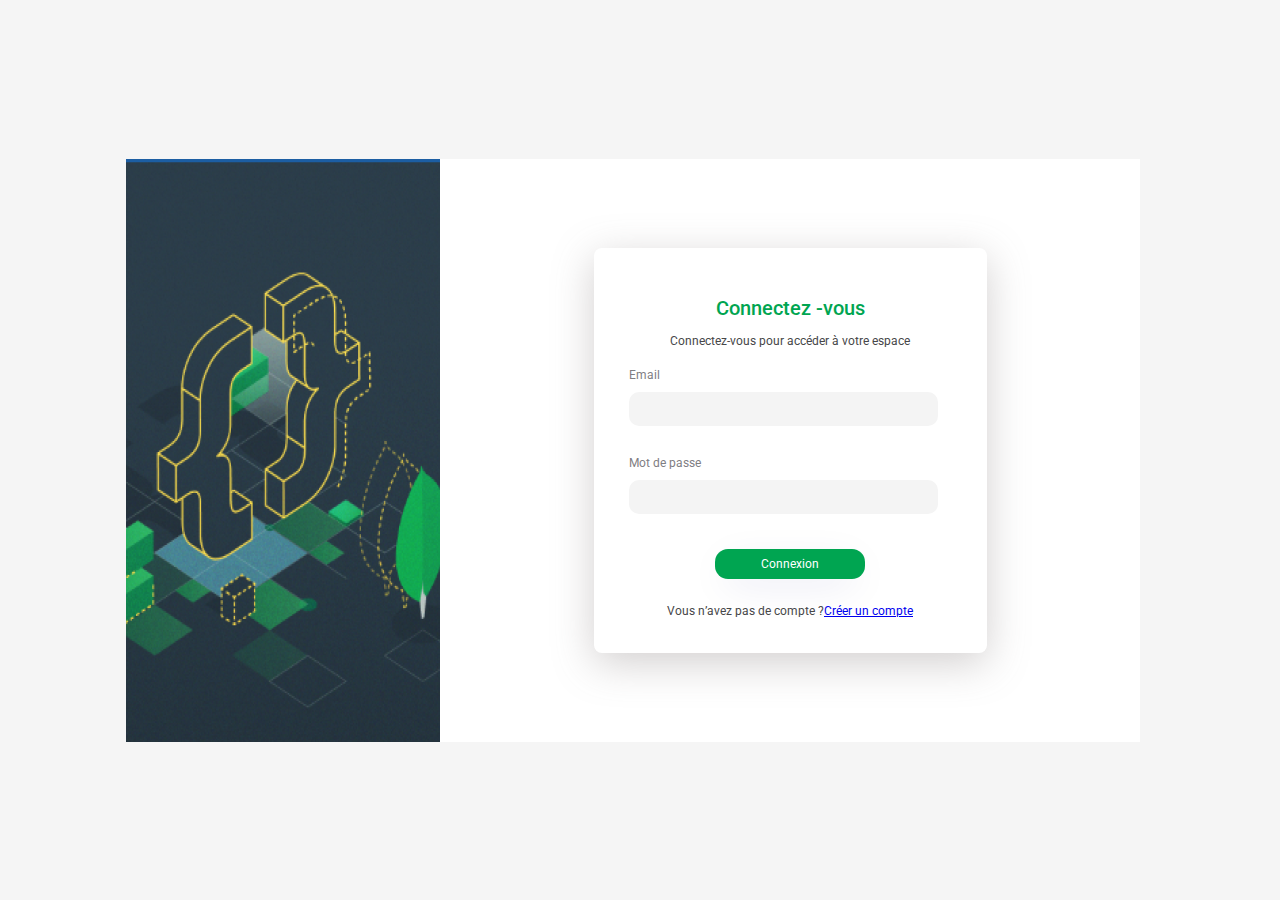
<file: index.html>
<!DOCTYPE html>
<html lang="pt-br">

<head>
    <meta charset="UTF-8">
    <meta name="viewport" content="width=device-width, initial-scale=1.0">
    <title>Prova</title>
    <link rel="shortcut icon" href="assets/icons8-globo-48.png" type="image/x-icon">
    <link rel="stylesheet" href="style.css">
</head>

<body>
    <div class="main">
        <div class="left">
            <img src="assets/Image.png" alt="imagem" >

        </div>
        <div class="right">

            <div class="card">

                <h1>Connectez -vous</h1>
                <h5>Connectez-vous pour accéder à votre espace</h5>

                <div class="textfield">

                    <label for="usuario">Email</label>
                    <input id="usuario" type="text">

                </div>

                <div class="textfield">

                    <label for="senha">Mot de passe</label>
                    <input id="senha" type="password">

                </div>
                <a href="pages.html"><button class="btn-login">

                    Connexion

                </button>
                </a>

                <h5>Vous n’avez pas de compte ?<a href="#">Créer un compte</a> </h5>

            </div>


        </div>
    </div>
</body>

</html>
</file>
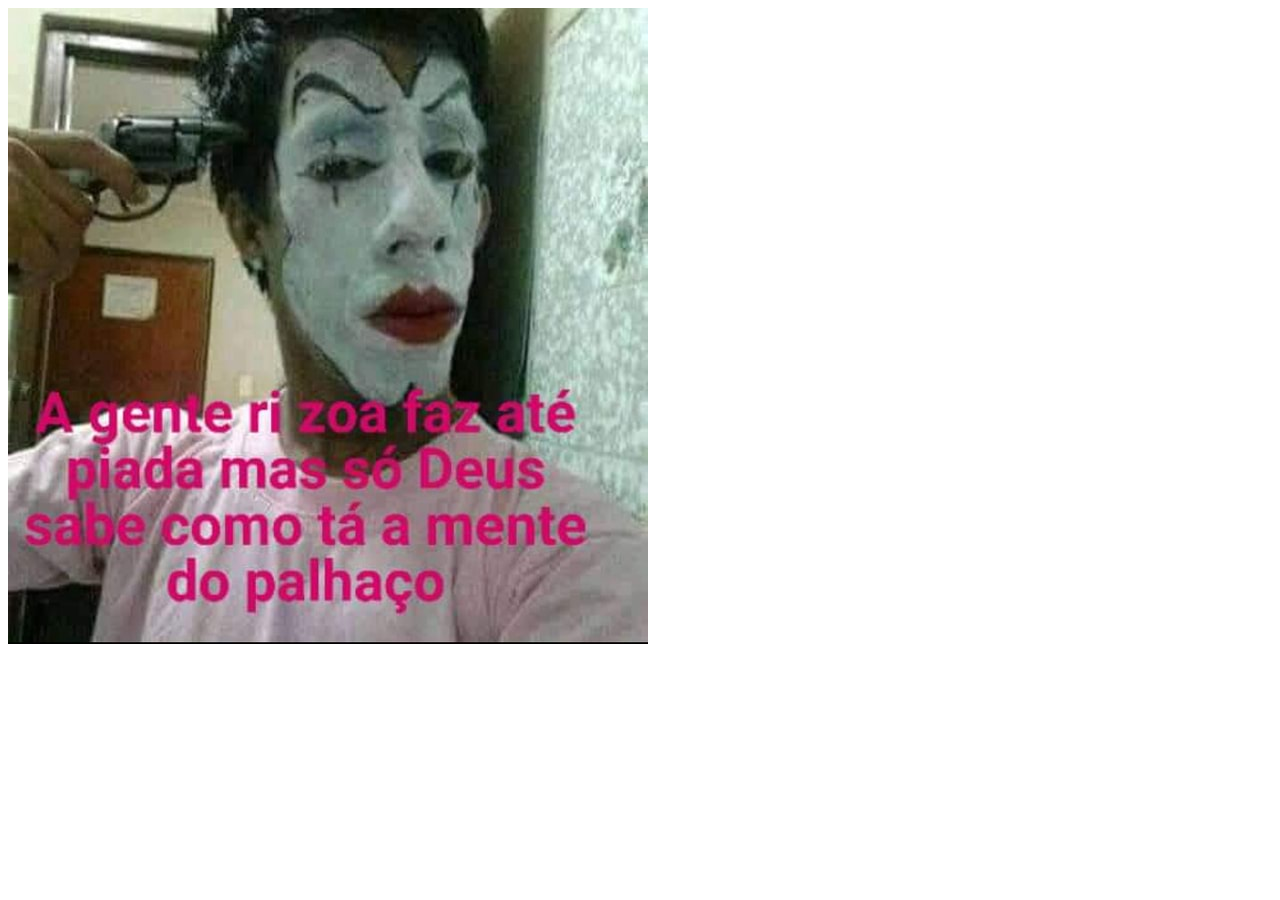
<file: pages.html>
<!DOCTYPE html>
<html lang="pt-br">
<head>
    <meta charset="UTF-8">
    <meta name="viewport" content="width=device-width, initial-scale=1.0">
    <title>Prova</title>

<img src="assets/225ddb34663b51f356b03282d492ef848ce808796020293dfabe405026f4f0ec_1.jpg" alt="">
</file>
<file: style.css>
@import url('https://fonts.googleapis.com/css2?family=Inter:wght@400;700&family=Noto+Sans:wght@400;700&family=Open+Sans&family=Roboto+Mono:ital,wght@0,400;0,500;0,700;1,700&family=Roboto:wght@100;300;400;500;700&display=swap');


*{
    margin: 0;
    padding: 0;
    box-sizing: border-box;
    font-family: 'Roboto';

}


.main{
    
    
    width: 100vw;
    height: 100vh;
    background: #f5f5f5;
    display: flex;
    /*eixo x*/
    justify-content: center;
    /*eixo y*/
    align-items: center;
    ;

}

.left{
    
    width: 300px;
    height: auto;
    display: flex;
    justify-content: center;
    align-items: center;
    flex-direction: column;
}


.right{
    width: 700px;
    height: 583px;
    background: #fff;
    display: flex;
    justify-content:center ;
    align-items: center;
    

}

.card{
    width: 393px;
    display: flex;
    justify-content: center;
    align-items: center;
    flex-direction: column;
    padding: 30px 35px;
    background: #ffffff;
    border-radius: 8px;
    box-shadow: 0px 10px 40px #79707056; 
    height: 405px;
    
    
    
}
.card > h1 { 
    color: #00A551;
    font-weight: 500;
    font-size: 20px;
    padding: 14px;

}

.textfield{ 
    width: 100%;
    font-size: 12px;
    display: flex;
    flex-direction: column;
    justify-content: center;
    align-items: flex-start;
    margin: 10px 0px;

}

.textfield > input{
    width: 309px;
    border: none;
    height: 30px;
    border-radius: 10px;
    padding: 15px;
    background: #F4F4F4;
    color: #0a0c0cde;
    font-size: 12pt;
    outline: none;
    border: 2px solid transparent;
}

.textfield > input::placeholder{
    color: #f0ffff94;
}

input:focus{
    border-color: #77ffc0;
}

.textfield > label{
    color: #7F7E83;
    margin-top: 10px;
    margin-bottom: 10px;
}

.btn-login{
    width: 150px;
    height: 30px;
    margin: 25px;
    border: none;
    border-radius: 13px;
    outline: none;
    font-weight: 58px;
    font-size: 12px;
    color: #ffffff;
    background: #00A551;
    cursor: pointer;
    box-shadow: 0px 10px 40px -12px #00008052;
    justify-content: 490px;
    align-items: 354px;


}

.card > h5{
    color: #474749;
    font-weight: 400;
    font-size: 12px;
}

.btn-login:hover{
    transition: background 1s;
    background: #23b872;
}
</file>
